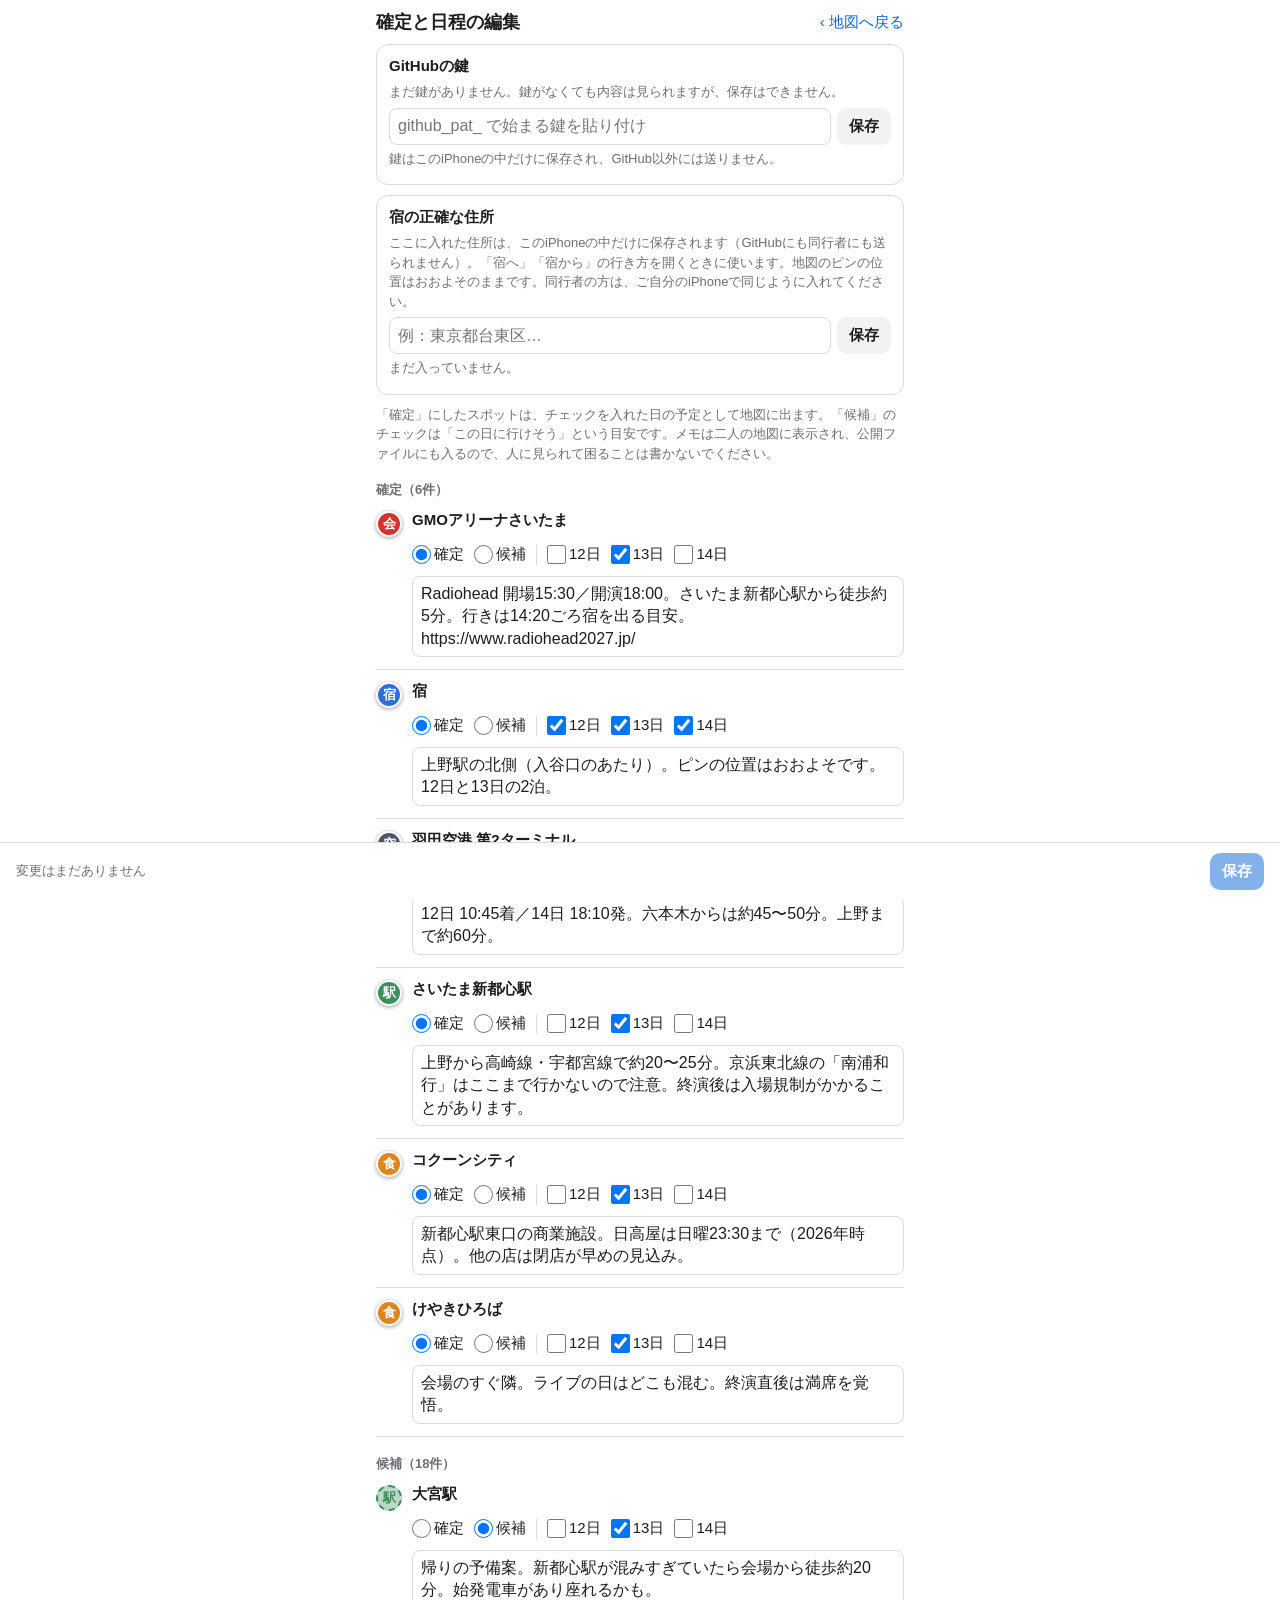
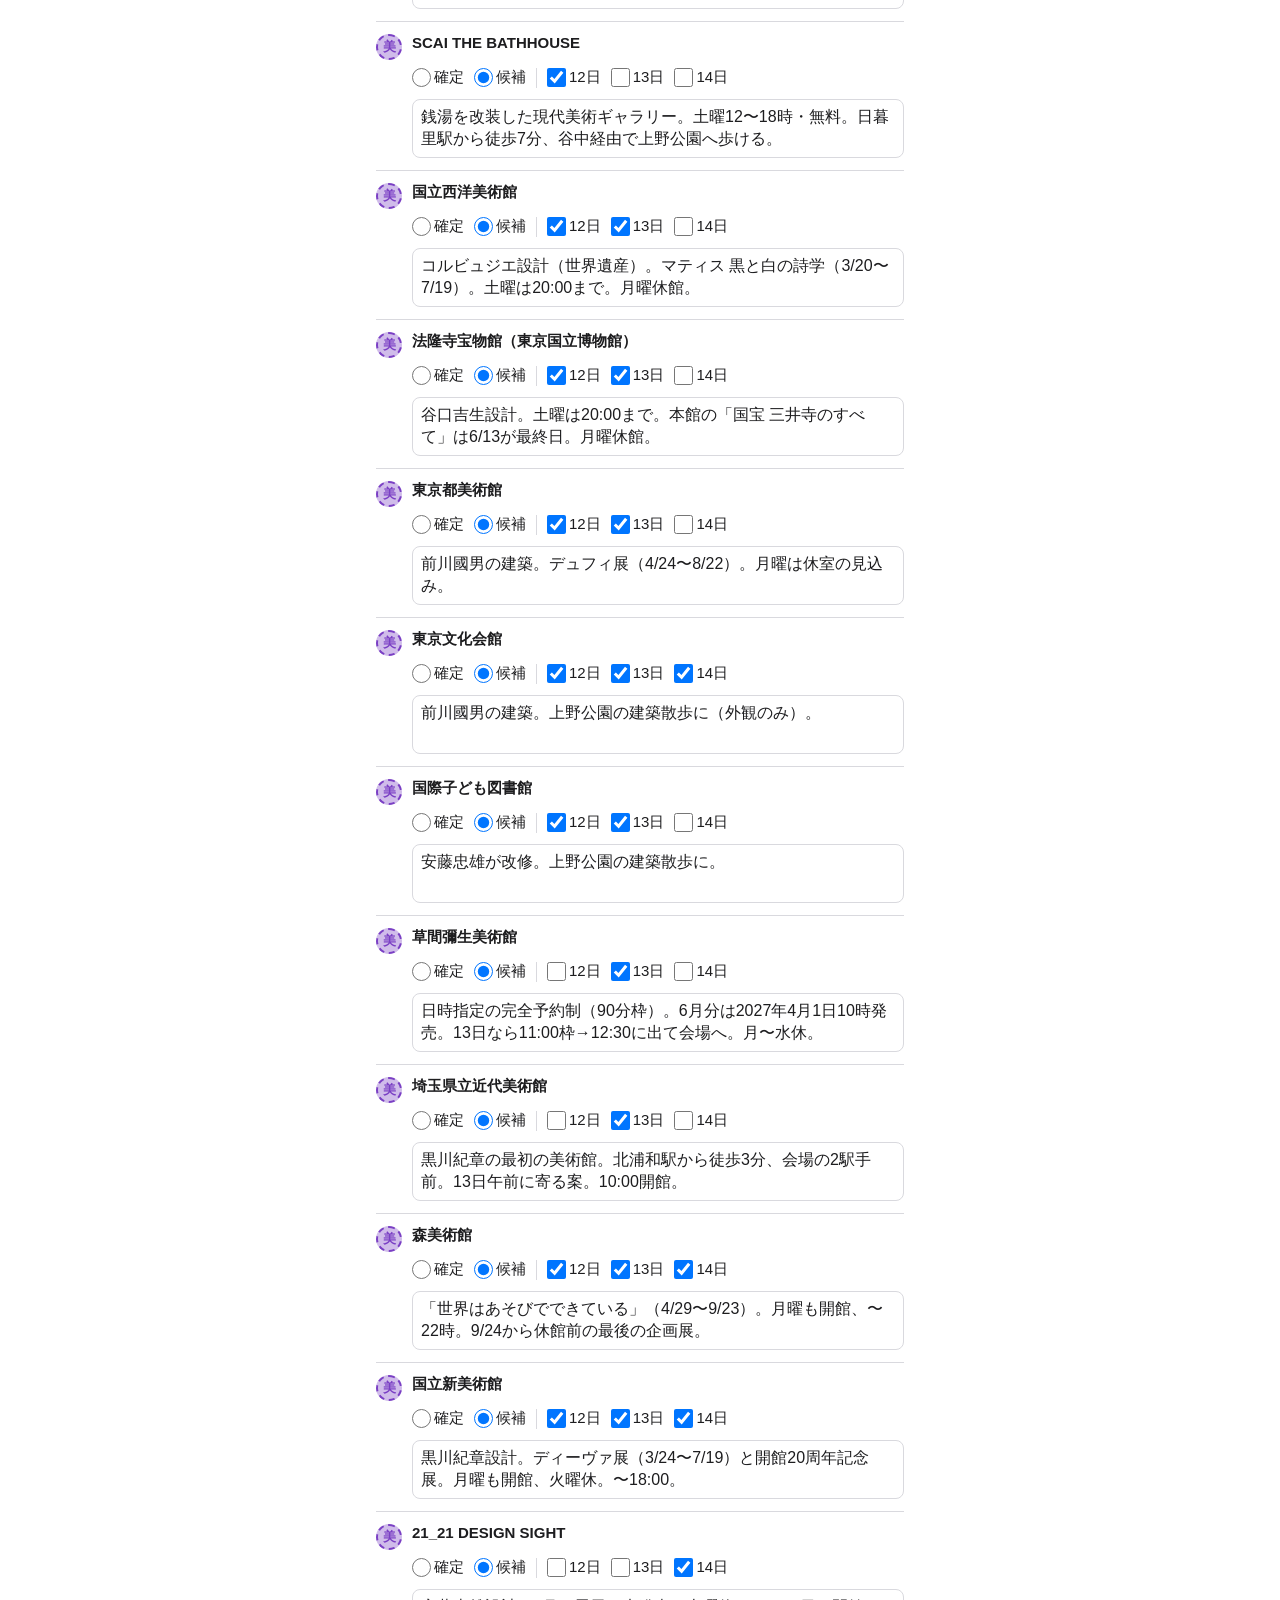
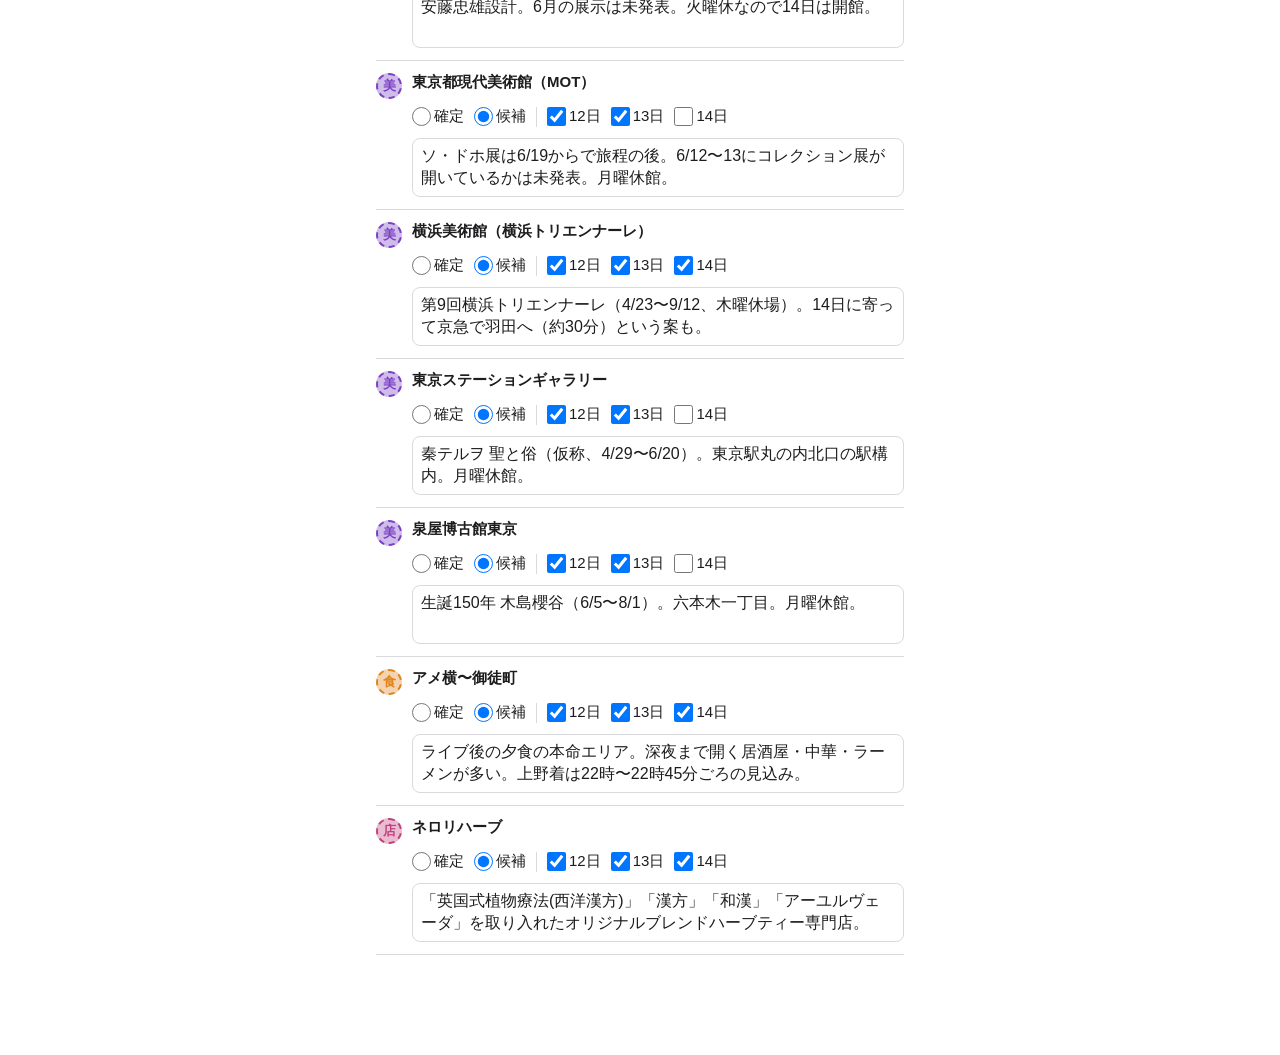
<file: edit.html>
<!doctype html>
<html lang="ja">
<head>
<meta charset="utf-8">
<meta name="viewport" content="width=device-width, initial-scale=1, viewport-fit=cover">
<title>確定と日程の編集</title>
<meta name="apple-mobile-web-app-capable" content="yes">
<meta name="theme-color" content="#ffffff">
<link rel="apple-touch-icon" href="icon-180.png?v=4">
<link rel="stylesheet" href="style.css">
<style>
  body { overflow-y: auto; }
  .page { max-width: 560px; margin: 0 auto; padding: calc(env(safe-area-inset-top) + 10px) 16px calc(env(safe-area-inset-bottom) + 100px); }
  .top { display: flex; align-items: center; justify-content: space-between; gap: 8px; margin-bottom: 8px; }
  .top h1 { font-size: 18px; margin: 0; }
  .back { color: var(--accent); text-decoration: none; font-size: 15px; white-space: nowrap; }
  .card { border: 1px solid var(--line); border-radius: 12px; padding: 12px; margin: 10px 0; }
  .card h2 { font-size: 15px; margin: 0 0 6px; }
  .hint { color: var(--muted); font-size: 13px; margin: 4px 0; line-height: 1.5; }
  .tokenRow { display: flex; gap: 6px; margin-top: 6px; }
  .tokenRow input { flex: 1; min-width: 0; font-size: 16px; padding: 8px; border: 1px solid var(--line); border-radius: 8px; background: var(--bg); color: var(--fg); }
  .b { border: 0; border-radius: 10px; padding: 9px 12px; font-size: 15px; font-weight: 600; background: var(--chip); color: var(--fg); }
  .b.primary { background: var(--accent); color: #fff; }
  .b:disabled { opacity: .5; }
  .spot { display: grid; grid-template-columns: 28px 1fr; gap: 4px 8px; padding: 12px 0; border-bottom: 1px solid var(--line); }
  .spot .dot { width: 26px; height: 26px; font-size: 13px; }
  .spot .name { font-weight: 600; font-size: 15px; }
  .spot.changed .name::after { content: '　変更あり'; color: var(--accent); font-size: 12px; font-weight: 600; }
  .ctrl { grid-column: 2; display: flex; flex-wrap: wrap; gap: 6px 10px; align-items: center; font-size: 15px; }
  .ctrl label { display: inline-flex; align-items: center; gap: 3px; padding: 4px 0; white-space: nowrap; }
  .ctrl input { width: 19px; height: 19px; margin: 0; }
  .sep { width: 1px; height: 20px; background: var(--line); }
  @media (max-width: 380px) { .page { padding-left: 12px; padding-right: 12px; } .ctrl { font-size: 14px; gap: 6px 8px; } .sep { display: none; } }
  .memo { grid-column: 2; width: 100%; font: inherit; font-size: 16px; line-height: 1.4; padding: 6px 8px; border: 1px solid var(--line); border-radius: 8px; background: var(--bg); color: var(--fg); resize: none; overflow: hidden; margin-top: 4px; }
  .grpTitle { font-size: 13px; font-weight: 700; color: var(--muted); margin: 18px 0 0; }
  .bottom { position: fixed; left: 0; right: 0; bottom: 0; z-index: 10; background: var(--bg); border-top: 1px solid var(--line);
    padding: 10px 16px calc(env(safe-area-inset-bottom) + 10px); display: flex; gap: 10px; align-items: center; }
  .bottom .msg { flex: 1; font-size: 13px; color: var(--muted); line-height: 1.4; }
  .ok { color: #2e8b57 !important; }
  .ng { color: #d1342f !important; }
</style>
</head>
<body>
<div class="page">
  <div class="top">
    <h1>確定と日程の編集</h1>
    <a class="back" href="./">‹ 地図へ戻る</a>
  </div>

  <div class="card" id="tokenCard">
    <h2>GitHubの鍵</h2>
    <p class="hint" id="tokenState"></p>
    <div class="tokenRow" id="tokenInputRow">
      <input id="tokenInput" type="password" autocomplete="off" autocapitalize="off" spellcheck="false" placeholder="github_pat_ で始まる鍵を貼り付け">
      <button class="b" id="tokenSave">保存</button>
    </div>
    <p class="hint">鍵はこのiPhoneの中だけに保存され、GitHub以外には送りません。</p>
    <button class="b" id="tokenForget" hidden>このiPhoneから鍵を消す</button>
  </div>

  <div class="card">
    <h2>宿の正確な住所</h2>
    <p class="hint">ここに入れた住所は、このiPhoneの中だけに保存されます（GitHubにも同行者にも送られません）。「宿へ」「宿から」の行き方を開くときに使います。地図のピンの位置はおおよそのままです。同行者の方は、ご自分のiPhoneで同じように入れてください。</p>
    <div class="tokenRow">
      <input id="addrInput" type="text" autocomplete="off" placeholder="例：東京都台東区…">
      <button class="b" id="addrSave">保存</button>
    </div>
    <p class="hint" id="addrState"></p>
  </div>

  <p class="hint">「確定」にしたスポットは、チェックを入れた日の予定として地図に出ます。「候補」のチェックは「この日に行けそう」という目安です。メモは二人の地図に表示され、公開ファイルにも入るので、人に見られて困ることは書かないでください。</p>
  <div id="list"><p class="hint">読み込み中…</p></div>
</div>

<div class="bottom">
  <div class="msg" id="msg">変更はまだありません</div>
  <button class="b primary" id="saveBtn" disabled>保存</button>
</div>

<script>
(function () {
  'use strict';
  const OWNER = 'tomoct3', REPO = 'tokyo-trip-2027', PATH = 'spots.json', BRANCH = 'main';
  const API = 'https://api.github.com/repos/' + OWNER + '/' + REPO + '/contents/' + PATH;
  const TYPES = {
    venue: ['会', 'var(--venue)'], stay: ['宿', 'var(--stay)'], art: ['美', 'var(--art)'],
    food: ['食', 'var(--food)'], shop: ['店', 'var(--shop)'], station: ['駅', 'var(--station)'], transport: ['空', 'var(--transport)']
  };
  const ORDER = ['venue', 'stay', 'transport', 'station', 'art', 'food', 'shop'];
  const DAYS = [12, 13, 14];

  let data = null, original = null, sha = null;
  const $ = id => document.getElementById(id);
  const esc = t => String(t).replace(/[&<>"']/g, c => ({ '&': '&amp;', '<': '&lt;', '>': '&gt;', '"': '&quot;', "'": '&#39;' }[c]));

  function getToken() { try { return localStorage.getItem('tripmap-token') || ''; } catch (e) { return ''; } }
  function setToken(t) { try { t ? localStorage.setItem('tripmap-token', t) : localStorage.removeItem('tripmap-token'); } catch (e) { alert('このブラウザでは鍵を保存できません'); } }

  function showTokenState() {
    const has = !!getToken();
    $('tokenState').textContent = has ? '鍵は設定済みです。編集して「保存」を押すと、二人の地図に反映されます。'
      : 'まだ鍵がありません。鍵がなくても内容は見られますが、保存はできません。';
    $('tokenInputRow').hidden = has;
    $('tokenForget').hidden = !has;
  }
  $('tokenSave').addEventListener('click', () => {
    const t = $('tokenInput').value.trim();
    if (!t) return;
    setToken(t); $('tokenInput').value = ''; showTokenState(); load();
  });
  $('tokenForget').addEventListener('click', () => {
    if (confirm('このiPhoneから鍵を消しますか？（GitHub側の鍵は消えません）')) { setToken(''); showTokenState(); updateMsg(); }
  });

  // UTF-8 と base64 の変換
  const toB64 = s => { const bytes = new TextEncoder().encode(s); let bin = ''; bytes.forEach(b => bin += String.fromCharCode(b)); return btoa(bin); };
  const fromB64 = b => new TextDecoder().decode(Uint8Array.from(atob(b.replace(/\s/g, '')), c => c.charCodeAt(0)));

  function headers() {
    const h = { 'Accept': 'application/vnd.github+json' };
    const t = getToken(); if (t) h.Authorization = 'Bearer ' + t;
    return h;
  }

  function load() {
    $('list').innerHTML = '<p class="hint">読み込み中…</p>';
    const fromGitHub = getToken()
      ? fetch(API + '?ref=' + BRANCH + '&t=' + Date.now(), { headers: headers(), cache: 'no-store' }).then(r => {
          if (!r.ok) throw new Error('github ' + r.status);
          return r.json();
        }).then(j => { sha = j.sha; return JSON.parse(fromB64(j.content)); })
      : Promise.reject(new Error('no token'));
    fromGitHub.catch(err => {
      if (getToken() && /github (401|403|404)/.test(err.message)) {
        setMsg('鍵が使えないようです（期限切れか、権限の設定違いかもしれません）。鍵を消して入れ直してください。', 'ng');
      }
      sha = null;
      return fetch('spots.json', { cache: 'reload' }).then(r => r.json());
    }).then(d => {
      data = d; original = snapshot();
      render(); updateMsg();
    }).catch(() => { $('list').innerHTML = '<p class="hint ng">データを読み込めませんでした。通信状況を確認してください。</p>'; });
  }

  function render() {
    const spots = data.spots.slice().sort((a, b) => ORDER.indexOf(a.type) - ORDER.indexOf(b.type));
    const fixed = spots.filter(s => s.status === 'fixed'), cand = spots.filter(s => s.status !== 'fixed');
    let h = '';
    [['確定', fixed], ['候補', cand]].forEach(([label, arr]) => {
      if (!arr.length) return;
      h += '<p class="grpTitle">' + label + '（' + arr.length + '件）</p>';
      arr.forEach(s => {
        const t = TYPES[s.type] || TYPES.art;
        const days = s.days || [];
        h += '<div class="spot" data-id="' + esc(s.id) + '">' +
          '<span class="dot' + (s.status === 'fixed' ? '' : ' cand') + '" style="--c:' + t[1] + '">' + t[0] + '</span>' +
          '<div class="name">' + esc(s.name) + '</div>' +
          '<div class="ctrl">' +
          '<label><input type="radio" name="st-' + esc(s.id) + '" value="fixed"' + (s.status === 'fixed' ? ' checked' : '') + '>確定</label>' +
          '<label><input type="radio" name="st-' + esc(s.id) + '" value="candidate"' + (s.status !== 'fixed' ? ' checked' : '') + '>候補</label>' +
          '<span class="sep"></span>' +
          DAYS.map(d => '<label><input type="checkbox" value="' + d + '"' + (days.includes(d) ? ' checked' : '') + '>' + d + '日</label>').join('') +
          '</div>' +
          '<textarea class="memo" rows="2" placeholder="メモ（URLはリンクになります）">' + esc(s.memo || '') + '</textarea>' +
          '</div>';
      });
    });
    $('list').innerHTML = h;
    document.querySelectorAll('textarea.memo').forEach(grow);
    markChanged();
  }

  // 並び替えると押した場所が動いてしまうので、保存するまでは並びを変えない
  $('list').addEventListener('change', e => {
    const row = e.target.closest('.spot'); if (!row) return;
    const s = data.spots.find(x => x.id === row.dataset.id); if (!s) return;
    if (e.target.classList.contains('memo')) return;
    if (e.target.type === 'radio') {
      s.status = e.target.value;
      row.querySelector('.dot').classList.toggle('cand', s.status !== 'fixed');
    } else {
      s.days = [...row.querySelectorAll('input[type=checkbox]:checked')].map(i => Number(i.value)).sort();
    }
    markChanged(); updateMsg();
  });

  const snap = s => JSON.stringify([s.status, s.days || [], s.memo || '']);
  function snapshot() { const m = {}; data.spots.forEach(s => m[s.id] = snap(s)); return m; }
  function grow(t) { t.style.height = 'auto'; t.style.height = (t.scrollHeight + 2) + 'px'; }
  $('list').addEventListener('input', e => {
    if (!e.target.classList.contains('memo')) return;
    const row = e.target.closest('.spot');
    const s = data.spots.find(x => x.id === row.dataset.id); if (!s) return;
    s.memo = e.target.value;
    grow(e.target); markChanged(); updateMsg();
  });

  function changedIds() {
    return data.spots.filter(s => original[s.id] !== snap(s)).map(s => s.id);
  }
  function markChanged() {
    const ch = new Set(changedIds());
    document.querySelectorAll('.spot').forEach(r => r.classList.toggle('changed', ch.has(r.dataset.id)));
  }
  function setMsg(t, cls) { $('msg').textContent = t; $('msg').className = 'msg' + (cls ? ' ' + cls : ''); }
  function updateMsg() {
    if (!data) return;
    const n = changedIds().length;
    $('saveBtn').disabled = !n || !getToken();
    if (!n) setMsg('変更はまだありません');
    else if (!getToken()) setMsg(n + '件変更しています。保存するには上で鍵を設定してください。', 'ng');
    else setMsg(n + '件変更しています。「保存」で二人の地図に反映します。');
  }

  $('saveBtn').addEventListener('click', () => {
    const ids = changedIds(); if (!ids.length || !sha) {
      if (!sha) setMsg('GitHubから最新を読み込めていないため保存できません。ページを開き直してください。', 'ng');
      return;
    }
    $('saveBtn').disabled = true; setMsg('保存中…');
    const d = new Date(); data.updated = d.getFullYear() + '-' + String(d.getMonth() + 1).padStart(2, '0') + '-' + String(d.getDate()).padStart(2, '0');
    const names = ids.map(id => data.spots.find(s => s.id === id).name);
    const body = {
      message: 'アプリから更新：' + names.join('、').slice(0, 120),
      content: toB64(JSON.stringify(data, null, 2) + '\n'),
      sha: sha, branch: BRANCH
    };
    fetch(API, { method: 'PUT', headers: Object.assign({ 'Content-Type': 'application/json' }, headers()), body: JSON.stringify(body) })
      .then(r => r.json().then(j => ({ ok: r.ok, status: r.status, j })))
      .then(({ ok, status, j }) => {
        if (ok) {
          sha = j.content.sha;
          original = snapshot();
          render();
          setMsg('保存しました。1〜2分後に地図の「↻ 更新」を押すと反映されます。', 'ok');
          $('saveBtn').disabled = true;
        } else if (status === 409) {
          setMsg('ほかの場所で先に更新されていました。ページを開き直してから、もう一度変更してください。', 'ng');
        } else if (status === 401 || status === 403 || status === 404) {
          setMsg('鍵が使えないようです（期限切れか、書き込みの権限がないかもしれません）。', 'ng'); $('saveBtn').disabled = false;
        } else {
          setMsg('保存できませんでした（' + status + '）。少し待ってからもう一度押してください。', 'ng'); $('saveBtn').disabled = false;
        }
      })
      .catch(() => { setMsg('通信できませんでした。電波を確認してもう一度押してください。', 'ng'); $('saveBtn').disabled = false; });
  });

  window.addEventListener('beforeunload', e => { if (data && changedIds().length) { e.preventDefault(); e.returnValue = ''; } });

  // 宿の住所（この端末だけ）
  function getAddr() { try { return localStorage.getItem('tripmap-stay-address') || ''; } catch (e) { return ''; } }
  function showAddr() {
    const a = getAddr(); $('addrInput').value = a;
    $('addrState').textContent = a ? '保存済みです。消すときは欄を空にして「保存」を押してください。' : 'まだ入っていません。';
  }
  $('addrSave').addEventListener('click', () => {
    const a = $('addrInput').value.trim();
    try { a ? localStorage.setItem('tripmap-stay-address', a) : localStorage.removeItem('tripmap-stay-address'); }
    catch (e) { alert('このブラウザでは保存できません'); return; }
    showAddr();
    $('addrState').textContent = a ? '保存しました。地図に戻ると、行き方がこの住所で開きます。' : '住所を消しました。';
  });
  showAddr();

  showTokenState();
  load();
})();
</script>
</body>
</html>
</file>
<file: style.css>
[hidden] { display: none !important; }
:root {
  --venue: #d1342f;
  --stay: #2f6fd1;
  --art: #7a3fc4;
  --food: #e0841c;
  --shop: #c2407e;
  --station: #3a8f5c;
  --transport: #4a5866;
  --bg: #ffffff;
  --fg: #1d1d1f;
  --muted: #6e6e73;
  --line: #d9d9de;
  --chip: #f2f2f5;
  --accent: #0a66d6;
}
@media (prefers-color-scheme: dark) {
  :root {
    --bg: #1c1c1e;
    --fg: #f2f2f7;
    --muted: #a1a1a6;
    --line: #3a3a3c;
    --chip: #2c2c2e;
    --accent: #4a9bff;
  }
}
* { box-sizing: border-box; }
html, body { margin: 0; height: 100%; background: var(--bg); color: var(--fg);
  font-family: -apple-system, BlinkMacSystemFont, "Hiragino Sans", sans-serif; -webkit-text-size-adjust: 100%; }
button { font: inherit; color: inherit; }

#bar {
  gap: 6px !important;
  position: fixed; top: 0; left: 0; right: 0; z-index: 1000;
  padding: calc(env(safe-area-inset-top) + 8px) 12px 8px;
  background: var(--bg); border-bottom: 1px solid var(--line);
  display: flex; gap: 8px; align-items: center; justify-content: space-between;
}
.tabs { display: flex; gap: 4px; background: var(--chip); border-radius: 10px; padding: 3px; }
.tabs button { border: 0; background: transparent; padding: 6px 8px; border-radius: 8px; font-size: 14px; white-space: nowrap; }
.tabs button.on { background: var(--bg); box-shadow: 0 1px 3px rgba(0,0,0,.18); font-weight: 600; }
.toggle { font-size: 13px; white-space: nowrap; display: flex; align-items: center; gap: 4px; }

#map { position: fixed; left: 0; right: 0; bottom: 0; top: calc(env(safe-area-inset-top) + 56px); }

#tools {
  position: fixed; z-index: 1000; right: 12px; bottom: calc(env(safe-area-inset-bottom) + 24px);
  display: flex; flex-direction: column; gap: 8px;
}
#tools button {
  border: 1px solid var(--line); background: var(--bg); border-radius: 12px; padding: 10px 12px;
  font-size: 14px; box-shadow: 0 2px 8px rgba(0,0,0,.15);
}
#tools button.on { background: var(--accent); color: #fff; border-color: var(--accent); }

#pairPanel, #legend {
  position: fixed; z-index: 1001; left: 12px; right: 12px; bottom: calc(env(safe-area-inset-bottom) + 24px);
  max-width: 420px; background: var(--bg); border: 1px solid var(--line); border-radius: 14px;
  padding: 14px; box-shadow: 0 4px 18px rgba(0,0,0,.2);
}
#legend { right: auto; width: 220px; font-size: 14px; }
#pairPanel { right: 120px; }
#pairPanel p { margin: 0 0 10px; font-size: 15px; }
.pairActions { display: flex; flex-direction: column; gap: 6px; margin-bottom: 8px; }
.close { border: 0; background: none; color: var(--muted); padding: 4px 0; font-size: 14px; }
.row { display: flex; align-items: center; gap: 8px; margin: 4px 0; }
.note { color: var(--muted); font-size: 12px; margin: 8px 0 0; }
hr { border: 0; border-top: 1px solid var(--line); margin: 8px 0; }

/* ピン */
.dot {
  display: inline-flex; align-items: center; justify-content: center;
  width: 26px; height: 26px; border-radius: 50%;
  background: var(--c); color: #fff; font-size: 13px; font-weight: 700;
  border: 2px solid #fff; box-shadow: 0 1px 4px rgba(0,0,0,.4);
}
.dot.cand { background: color-mix(in srgb, var(--c) 35%, white); color: var(--c); border: 2px dashed var(--c); box-shadow: none; }
.pin .dot { width: 30px; height: 30px; font-size: 14px; }
.pin.big .dot { width: 40px; height: 40px; font-size: 18px; border-width: 3px; }
.pin.sel .dot { outline: 3px solid var(--accent); outline-offset: 2px; }

/* ポップアップ */
.leaflet-popup-content-wrapper { border-radius: 14px; }
.leaflet-popup-content { margin: 14px 16px; min-width: 220px; font-size: 14px; line-height: 1.5; }
.p-name { font-size: 16px; font-weight: 700; margin: 0 0 4px; }
.p-meta { color: #6e6e73; font-size: 12px; margin-bottom: 6px; }
.p-badge { display: inline-block; padding: 1px 6px; border-radius: 6px; font-size: 11px; margin-right: 4px; background: #eee; color: #333; }
.p-badge.fixed { background: #1d1d1f; color: #fff; }
.p-memo { margin: 0 0 8px; white-space: pre-line; overflow-wrap: anywhere; }
.p-actions { display: flex; flex-direction: column; gap: 6px; }
.btn { display: block; text-align: center; padding: 9px 10px; border-radius: 10px; text-decoration: none; font-weight: 600; font-size: 14px; }
.btn.primary { background: #0a66d6; color: #fff !important; }
.btn.secondary { background: #eef3fb; color: #0a66d6 !important; }
.sub { font-size: 12px; color: #6e6e73 !important; text-align: center; }
.p-link { font-size: 13px; }

/* リストボタン */
.listBtn { border: 1px solid var(--line); background: var(--bg); border-radius: 10px; padding: 6px 8px; font-size: 14px; white-space: nowrap; font-weight: 600; }
.listBtn.on { background: var(--accent); color: #fff; border-color: var(--accent); }
@media (max-width: 430px) {
  #bar { padding-left: 8px; padding-right: 8px; }
  .tabs button { padding: 6px 7px; }
  .tabs .wd { display: none; }
  .listBtn { padding: 6px 7px; }
  .toggle { font-size: 13px; }
}
@media (max-width: 380px) {
  .tabs button, .listBtn { padding: 6px 5px; font-size: 13px; }
  .toggle { font-size: 12px; }
}

/* 左から出るリスト */
#backdrop { position: fixed; inset: 0; z-index: 1500; background: rgba(0,0,0,.3); }
#drawer {
  position: fixed; z-index: 1600; top: 0; bottom: 0; left: 0;
  width: min(84vw, 360px); background: var(--bg); color: var(--fg);
  box-shadow: 4px 0 20px rgba(0,0,0,.25);
  transform: translateX(-105%); transition: transform .25s ease;
  display: flex; flex-direction: column;
  padding-top: env(safe-area-inset-top); padding-bottom: env(safe-area-inset-bottom);
}
#drawer.open { transform: translateX(0); }
.drawer-head { display: flex; align-items: center; justify-content: space-between; padding: 12px 14px; border-bottom: 1px solid var(--line); font-weight: 700; }
.drawer-head button { border: 0; background: none; font-size: 24px; line-height: 1; padding: 0 4px; color: var(--muted); }
#spotList { overflow-y: auto; -webkit-overflow-scrolling: touch; flex: 1; }
.grp { display: flex; justify-content: space-between; align-items: center; padding: 8px 14px; font-size: 14px; font-weight: 700;
  position: sticky; top: 0; z-index: 1; background: var(--fg); color: var(--bg); letter-spacing: .02em; }
.grp .cnt { font-size: 12px; font-weight: 600; opacity: .75; }
.grp.d12 { background: #2f6fd1; color: #fff; }  /* 土曜は青 */
.grp.d13 { background: #d1342f; color: #fff; }  /* 日曜は赤 */
.grp.d14 { background: #3a3a3c; color: #fff; }  /* 月曜は濃いグレー */
.grp.doc { background: #4a5866; color: #fff; }
.grp.cand { background: #2e7d4f; color: #fff; }  /* 候補は緑 */
.item { display: flex; gap: 10px; align-items: flex-start; width: 100%; text-align: left; border: 0; background: none; padding: 10px 14px; border-bottom: 1px solid var(--line); }
.item:active { background: var(--chip); }
.item .dot { flex: none; width: 26px; height: 26px; font-size: 13px; }
.item .t { font-size: 15px; font-weight: 600; }
.item .m { font-size: 12px; color: var(--muted); display: -webkit-box; -webkit-line-clamp: 2; -webkit-box-orient: vertical; overflow: hidden; }
.empty { padding: 16px 14px; color: var(--muted); font-size: 14px; }
.editLink { display: block; padding: 14px; text-align: center; border-top: 1px solid var(--line); color: var(--accent); text-decoration: none; font-weight: 600; font-size: 15px; }

/* リストからの2地点 */
.headBtns { display: flex; align-items: center; gap: 6px; }
.pairToggle { border: 1px solid var(--line) !important; border-radius: 10px; padding: 5px 9px !important; font-size: 14px !important; color: var(--fg) !important; font-weight: 600; }
.pairToggle.on { background: var(--accent) !important; color: #fff !important; border-color: var(--accent) !important; }
#listPair { border-top: 1px solid var(--line); padding: 10px 14px; background: var(--bg); }
#listPair p { margin: 0 0 8px; font-size: 14px; white-space: pre-line; }
.lpActions { display: flex; flex-direction: column; gap: 6px; margin-bottom: 6px; }
.lpRow { display: flex; justify-content: space-between; align-items: center; }
.mini { border: 0; background: none; color: var(--muted); font-size: 14px; padding: 4px 0; }
.item .tag { display: inline-block; font-size: 11px; font-weight: 700; color: #fff; background: var(--accent); border-radius: 6px; padding: 1px 6px; margin-left: 6px; vertical-align: 2px; }
.item.picked { background: color-mix(in srgb, var(--accent) 10%, transparent); }
.item.doc { text-decoration: none; color: inherit; }

/* リスト内の日付切り替え（地図の切り替えと連動） */
.tabs.dtabs { margin: 8px 10px; justify-content: space-between; }
.tabs.dtabs button { flex: 1; padding: 7px 2px; font-size: 13px; }
.tabs.dtabs .wd { display: inline !important; font-size: 11px; }
.tabs.dtabs button.on { color: #fff; box-shadow: none; }
.tabs.dtabs button.on[data-day="all"] { background: var(--fg); color: var(--bg); }
.tabs.dtabs button.on.d12 { background: #2f6fd1; }
.tabs.dtabs button.on.d13 { background: #d1342f; }
.tabs.dtabs button.on.d14 { background: #3a3a3c; }
.docIcon { flex: none; width: 26px; display: flex; justify-content: center; color: var(--muted); padding-top: 1px; }
</file>
